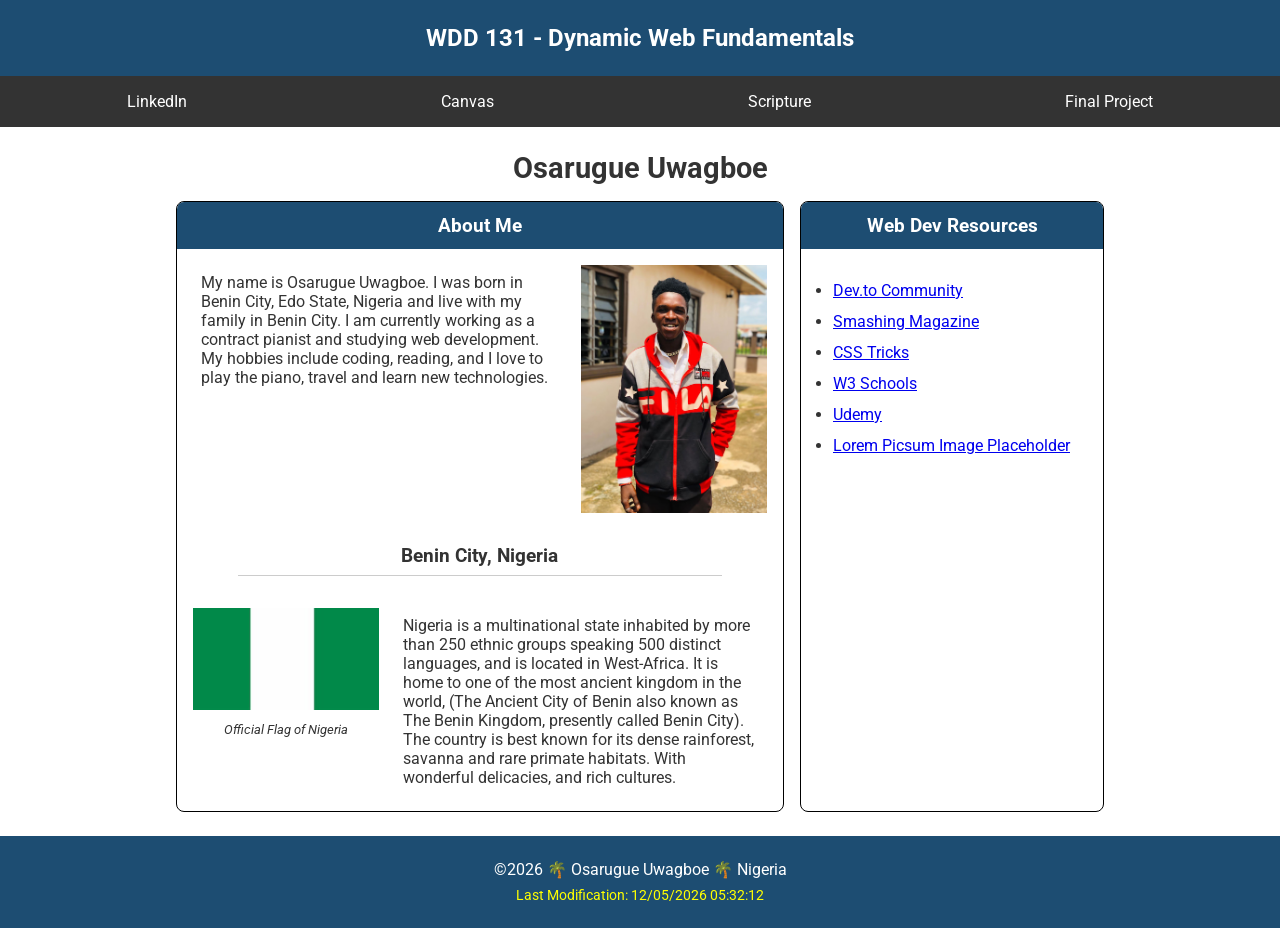
<file: index.html>
<!DOCTYPE html>
<html lang="en">

<head>
    <meta charset="UTF-8">
    <meta name="viewport" content="width=device-width, initial-scale=1.0">
    <title>WDD 131 - Dynamic Web Fundamentals - Osarugue Uwagboe</title>
    <meta name="description"
        content="WDD 131 - Dynamic Web Fundamentals landing page for Your Name. Course assignments, web development resources, and personal portfolio.">
    <meta name="author" content="Osarugue Uwagboe">
    <link rel="preconnect" href="https://fonts.googleapis.com">
    <link rel="preconnect" href="https://fonts.gstatic.com" crossorigin>
    <link href="https://fonts.googleapis.com/css2?family=Roboto:wght@400;700&display=swap" rel="stylesheet">
    <link rel="stylesheet" href="styles/base.css">
    <script src="scripts/getdates.js" defer></script>
</head>

<body>
    <header>
        <span id="course-title">WDD 131 - Dynamic Web Fundamentals</span>
        <nav>
            <ul>
                <li><a href="https://www.linkedin.com/">LinkedIn</a></li>
                <li><a href="https://byupw.instructure.com/">Canvas</a></li>
                <li><a
                        href="https://www.churchofjesuschrist.org/study/scriptures/bofm/1-ne/3?lang=eng&id=p7#p7">Scripture</a>
                </li>
                <li><a href="#">Final Project</a></li>
            </ul>
        </nav>
    </header>

    <main>
        <h1>Osarugue Uwagboe</h1>
        <div class="card-container">
            <section class="card">
                <h2>About Me</h2>
                <div class="about-content">
                    <p>My name is Osarugue Uwagboe. I was born in Benin City, Edo State, Nigeria and live with my family in Benin City. I am currently
                        working as a contract pianist and studying web development. My hobbies include coding, reading, and I
                        love to play the piano, travel and learn new technologies.</p>
                    <img src="images/profile.jpg" alt="Osarugue Uwagboe profile photo" width="200" height="250">
                </div>

                <h3>Benin City, Nigeria</h3>
                <div class="location-content">
                    <figure>
                        <img src="images/flag.jpg" alt="Official flag of Nigeria" width="150" height="100">
                        <figcaption>Official Flag of Nigeria</figcaption>
                    </figure>
                    <p>Nigeria is a multinational state inhabited by more than 250 ethnic groups speaking 500 distinct languages, and is located in West-Africa. It is home to one of the most ancient kingdom in the world, (The Ancient City of Benin also known as The Benin Kingdom, presently called Benin City). The country is best known for its dense rainforest, savanna and rare primate habitats. With wonderful delicacies, and rich cultures.</p>
                </div>
            </section>

            <section class="card">
                <h2>Web Dev Resources</h2>
                <ul>
                    <li><a href="https://dev.to/" target="_blank">Dev.to Community</a></li>
                    <li><a href="https://www.smashingmagazine.com/" target="_blank">Smashing Magazine</a></li>
                    <li><a href="https://css-tricks.com/" target="_blank">CSS Tricks</a></li>
                    <li><a href="https://www.w3schools.com/" target="_blank">W3 Schools</a></li>
                    <li><a href="https://www.udemy.com/" target="_blank">Udemy</a></li>
                    <li><a href="https://picsum.photos/" target="_blank">Lorem Picsum Image Placeholder</a></li>
                </ul>
            </section>
        </div>
    </main>

    <footer>
        <p>&copy;<span id="currentyear"></span> 🌴 Osarugue Uwagboe 🌴 Nigeria</p>
        <p id="lastModified"></p>
    </footer>
</body>

</html>
</file>
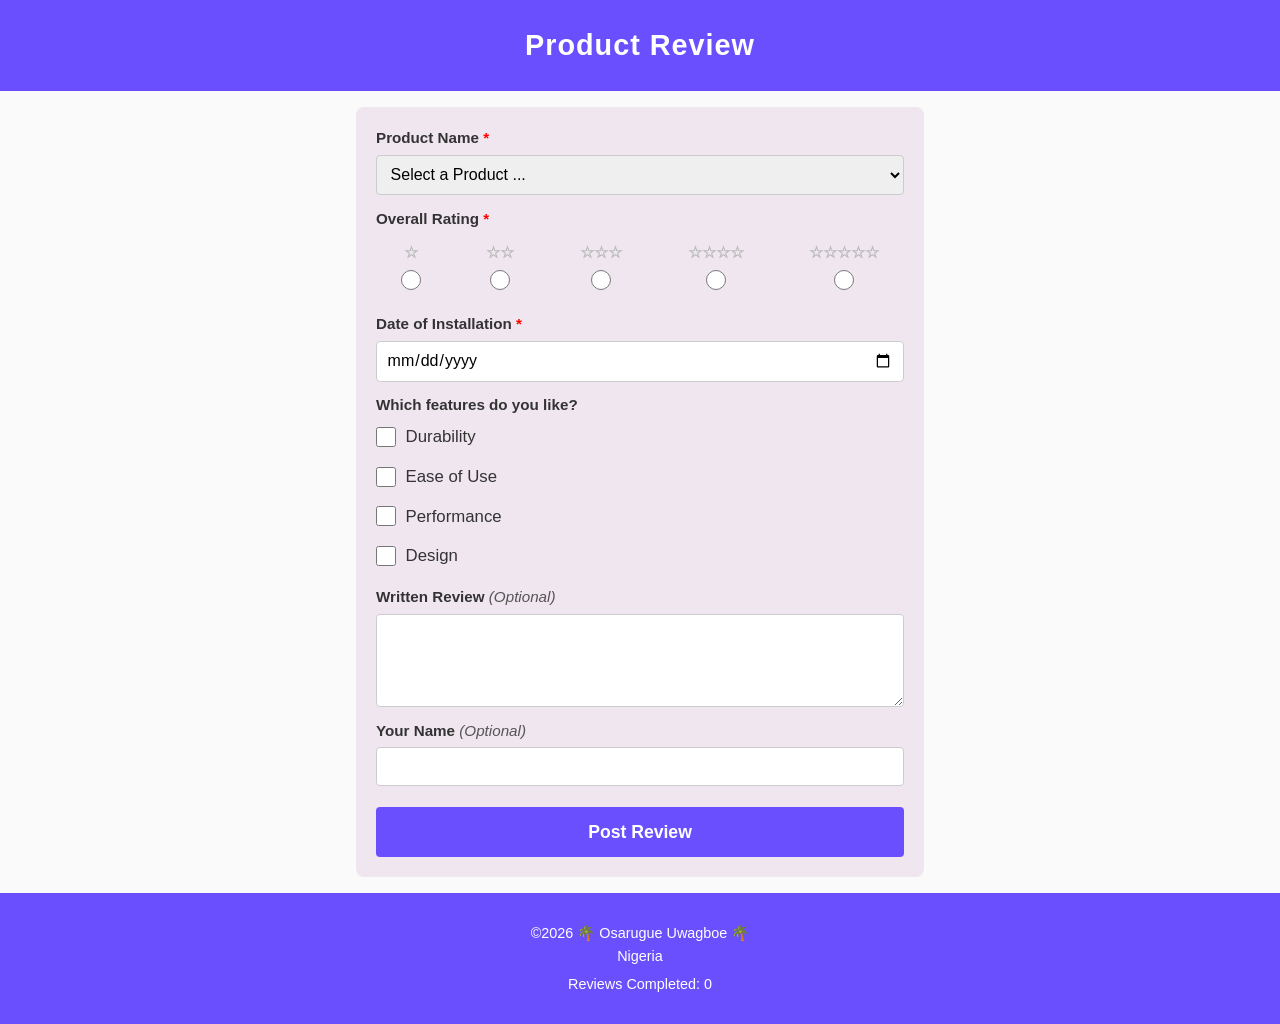
<file: form.html>
<!DOCTYPE html>
<html lang="en">

<head>
    <meta charset="UTF-8">
    <meta name="viewport" content="width=device-width, initial-scale=1.0">
    <meta name="description"
        content="Submit a product review for WDD131. Rate products, add features, and share your feedback.">
    <meta name="author" content="Osarugue Uwagboe">
    <title>Product Review Form | WDD131</title>
    <link rel="stylesheet" href="styles/form.css">
    <link rel="stylesheet" href="styles/form-large.css">
    <script src="scripts/form.js" defer></script>
</head>

<body>
    <header>
        <h1>Product Review</h1>
    </header>

    <main>
        <form method="get" action="review.html">

            <div class="form-group">
                <label for="productName">Product Name <span class="required">*</span></label>
                <select id="productName" name="productName" required>
                    <option value="" disabled selected>Select a Product ...</option>
                </select>
            </div>

            <fieldset>
                <legend>Overall Rating <span class="required">*</span></legend>
                <div class="rating">
                    <label for="rating5">☆☆☆☆☆ <input type="radio" id="rating5" name="rating" value="5" required></label>
                    <label for="rating4">☆☆☆☆ <input type="radio" id="rating4" name="rating" value="4" required></label>
                    <label for="rating3">☆☆☆ <input type="radio" id="rating3" name="rating" value="3" required></label>
                    <label for="rating2">☆☆ <input type="radio" id="rating2" name="rating" value="2" required></label>
                    <label for="rating1">☆ <input type="radio" id="rating1" name="rating" value="1" required></label>
                </div>
            </fieldset>

            <div class="form-group">
                <label for="installDate">Date of Installation <span class="required">*</span></label>
                <input type="date" id="installDate" name="installDate" required>
            </div>

            <fieldset>
                <legend>Which features do you like?</legend>
                <div class="checkbox-group">
                    <input type="checkbox" id="durability" name="features" value="durability">
                    <label for="durability">Durability</label>
                </div>
                <div class="checkbox-group">
                    <input type="checkbox" id="ease" name="features" value="ease">
                    <label for="ease">Ease of Use</label>
                </div>
                <div class="checkbox-group">
                    <input type="checkbox" id="performance" name="features" value="performance">
                    <label for="performance">Performance</label>
                </div>
                <div class="checkbox-group">
                    <input type="checkbox" id="design" name="features" value="design">
                    <label for="design">Design</label>
                </div>
            </fieldset>

            <div class="form-group">
                <label for="writtenReview">Written Review <span class="optional">(Optional)</span></label>
                <textarea id="writtenReview" name="writtenReview" rows="4"></textarea>
            </div>

            <div class="form-group">
                <label for="userName">Your Name <span class="optional">(Optional)</span></label>
                <input type="text" id="userName" name="userName">
            </div>

            <input type="submit" value="Post Review">
        </form>
    </main>

    <footer>
        <p>©2026 🌴 Osarugue Uwagboe 🌴 <br> Nigeria</p>
        <p id="lastModified"></p>
    </footer>
</body>

</html>
</file>
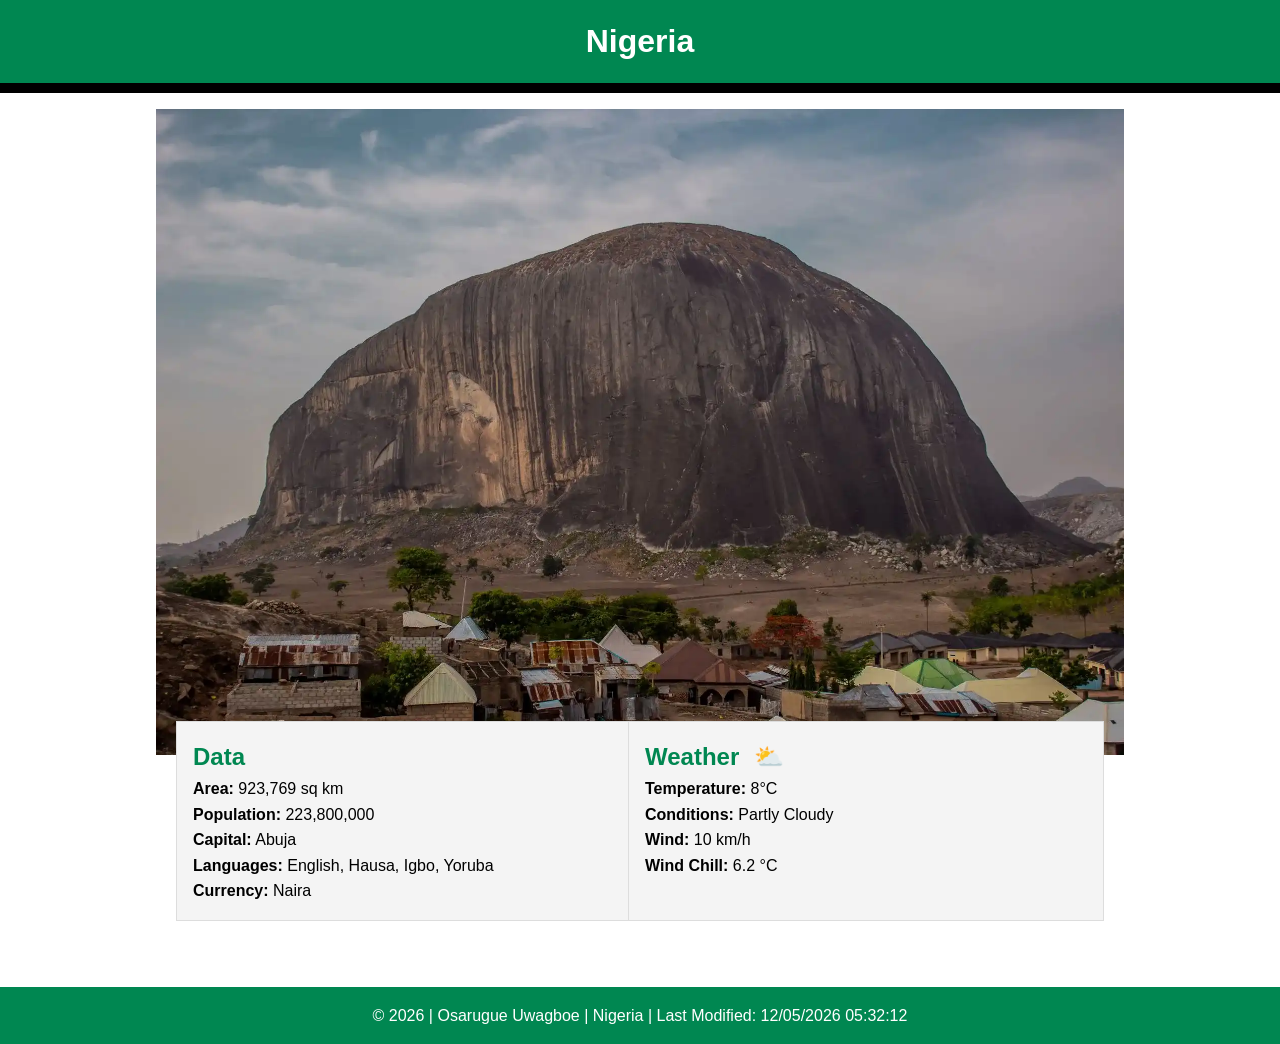
<file: place.html>
<!DOCTYPE html>
<html lang="en">

<head>
    <meta charset="UTF-8">
    <meta name="viewport" content="width=device-width, initial-scale=1.0">
    <title>Nigeria - W03 Assignment</title>
    <meta name="description" content="Learn about Nigeria with facts,culture, and a featured image of Zuma Rock. Explore data and weather for the region.">
    <meta name="author" content="Osarugue Uwagboe">
    <link rel="stylesheet" href="styles/place.css">
    <script src="scripts/place.js" defer></script>
</head>

<body>
    <header>
        <h1>Nigeria</h1>
    </header>

    <main>
        <div class="hero">
            <picture>
                <source srcset="images/nigeria-large.webp" media="(min-width: 1000px)">
                <source srcset="images/nigeria-medium.webp" media="(min-width: 500px)">
                <img src="images/nigeria-small.webp" alt="Zuma Rock in Nigeria">
            </picture>
        </div>

        <section class="data">
            <h2>Data</h2>
            <p><strong>Area:</strong> 923,769 sq km</p>
            <p><strong>Population:</strong> 223,800,000</p>
            <p><strong>Capital:</strong> Abuja</p>
            <p><strong>Languages:</strong> English, Hausa, Igbo, Yoruba</p>
            <p><strong>Currency:</strong> Naira</p>
        </section>

        <section class="weather">
            <h2>Weather <img class="weather-icon-mobile" src="images/cloudy.svg" alt="weather icon"></h2>
            <p><strong>Temperature:</strong> <span id="temp">8</span>°C</p>
            <p><strong>Conditions:</strong> Partly Cloudy</p>
            <p><strong>Wind:</strong> <span id="wind">10</span> km/h</p>
            <p><strong>Wind Chill:</strong> <span id="windchill"></span></p>
        </section>
    </main>

    <footer>
        <p>© <span id="currentyear"></span> | Osarugue Uwagboe | Nigeria | Last Modified: <span id="lastmodified"></span></p>
    </footer>
</body>

</html>
</file>
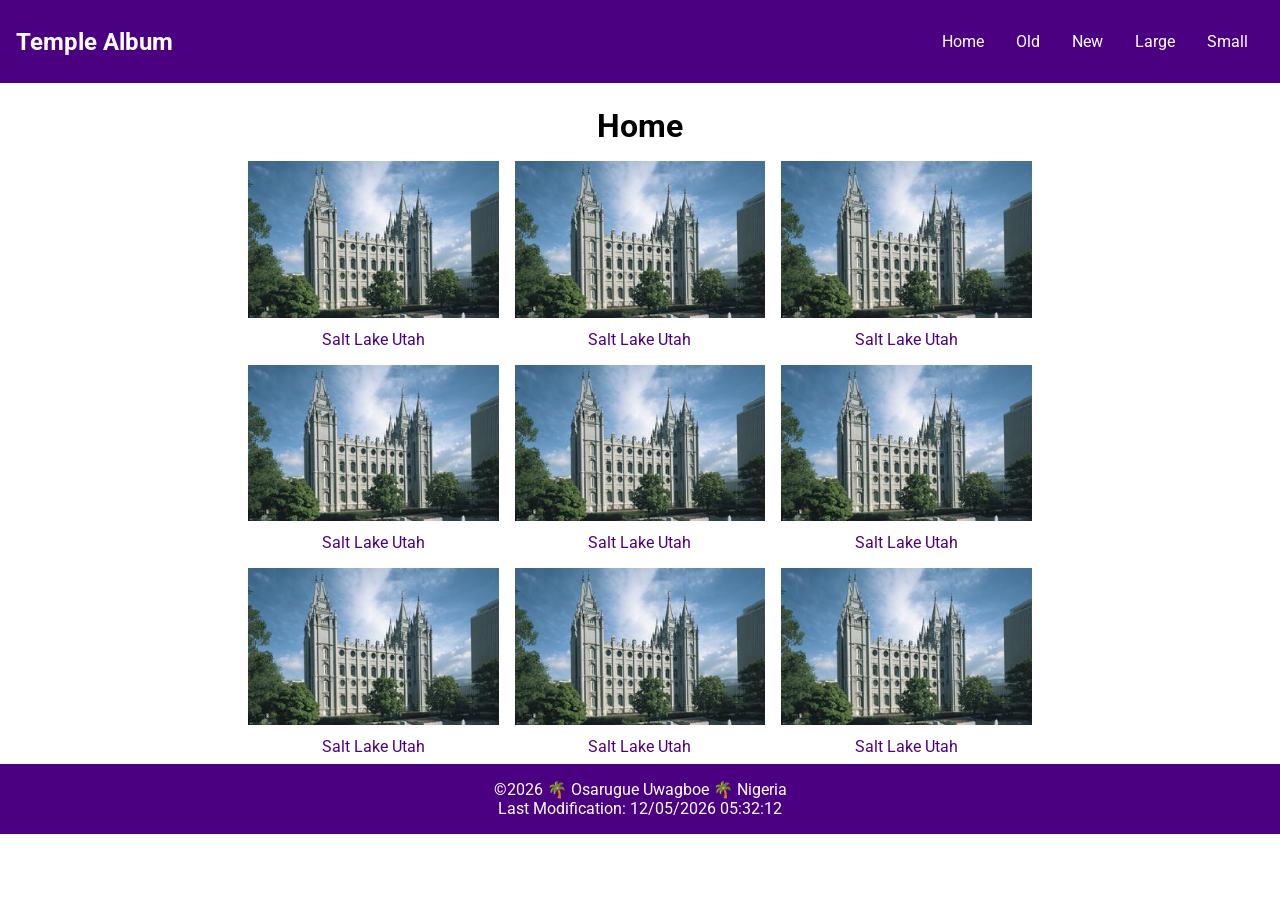
<file: temples.html>
<!DOCTYPE html>
<html lang="en-US">
<head>
    <meta charset="UTF-8">
    <meta name="viewport" content="width=device-width, initial-scale=1.0">
    <title>Temple Album</title>
    <meta name="description" content="WDD 131 Temple Album page. Interactive gallery of LDS temples using responsive CSS Grid and JavaScript hamburger menu.">
    <meta name="author" content="Osarugue Uwagboe">

    <link rel="preconnect" href="https://fonts.googleapis.com">
    <link rel="preconnect" href="https://fonts.gstatic.com" crossorigin>
    <link href="https://fonts.googleapis.com/css2?family=Roboto:wght@400;700&display=swap" rel="stylesheet">

    <link rel="stylesheet" href="styles/temples.css">
    <link rel="stylesheet" href="styles/temples-large.css">

    <script src="scripts/temples.js" defer></script>
</head>
<body>
    <header>
        <div class="logo">Temple Album</div>
        <button id="menu" aria-label="Toggle navigation menu">☰</button>
        <nav class="navigation">
            <a href="#">Home</a>
            <a href="#">Old</a>
            <a href="#">New</a>
            <a href="#">Large</a>
            <a href="#">Small</a>
        </nav>
    </header>
    
    <main>
        <h1>Home</h1>
        <div class="container">
            <figure>
                <img src="images/salt-lake-temple.jpg" alt="Salt Lake Utah Temple">
                <figcaption>Salt Lake Utah</figcaption>
            </figure>
            <figure>
                <img src="images/salt-lake-temple.jpg" alt="Salt Lake Utah Temple">
                <figcaption>Salt Lake Utah</figcaption>
            </figure>
            <figure>
                <img src="images/salt-lake-temple.jpg" alt="Salt Lake Utah Temple">
                <figcaption>Salt Lake Utah</figcaption>
            </figure>
            <figure>
                <img src="images/salt-lake-temple.jpg" alt="Salt Lake Utah Temple">
                <figcaption>Salt Lake Utah</figcaption>
            </figure>
            <figure>
                <img src="images/salt-lake-temple.jpg" alt="Salt Lake Utah Temple">
                <figcaption>Salt Lake Utah</figcaption>
            </figure>
            <figure>
                <img src="images/salt-lake-temple.jpg" alt="Salt Lake Utah Temple">
                <figcaption>Salt Lake Utah</figcaption>
            </figure>
            <figure>
                <img src="images/salt-lake-temple.jpg" alt="Salt Lake Utah Temple">
                <figcaption>Salt Lake Utah</figcaption>
            </figure>
            <figure>
                <img src="images/salt-lake-temple.jpg" alt="Salt Lake Utah Temple">
                <figcaption>Salt Lake Utah</figcaption>
            </figure>
            <figure>
                <img src="images/salt-lake-temple.jpg" alt="Salt Lake Utah Temple">
                <figcaption>Salt Lake Utah</figcaption>
            </figure>
        </div>
    </main>
    
    <footer>
        <p>&copy;<span id="currentyear"></span> 🌴 Osarugue Uwagboe 🌴 Nigeria</p>
        <p id="lastModified"></p>
    </footer>
</body>
</html>
</file>
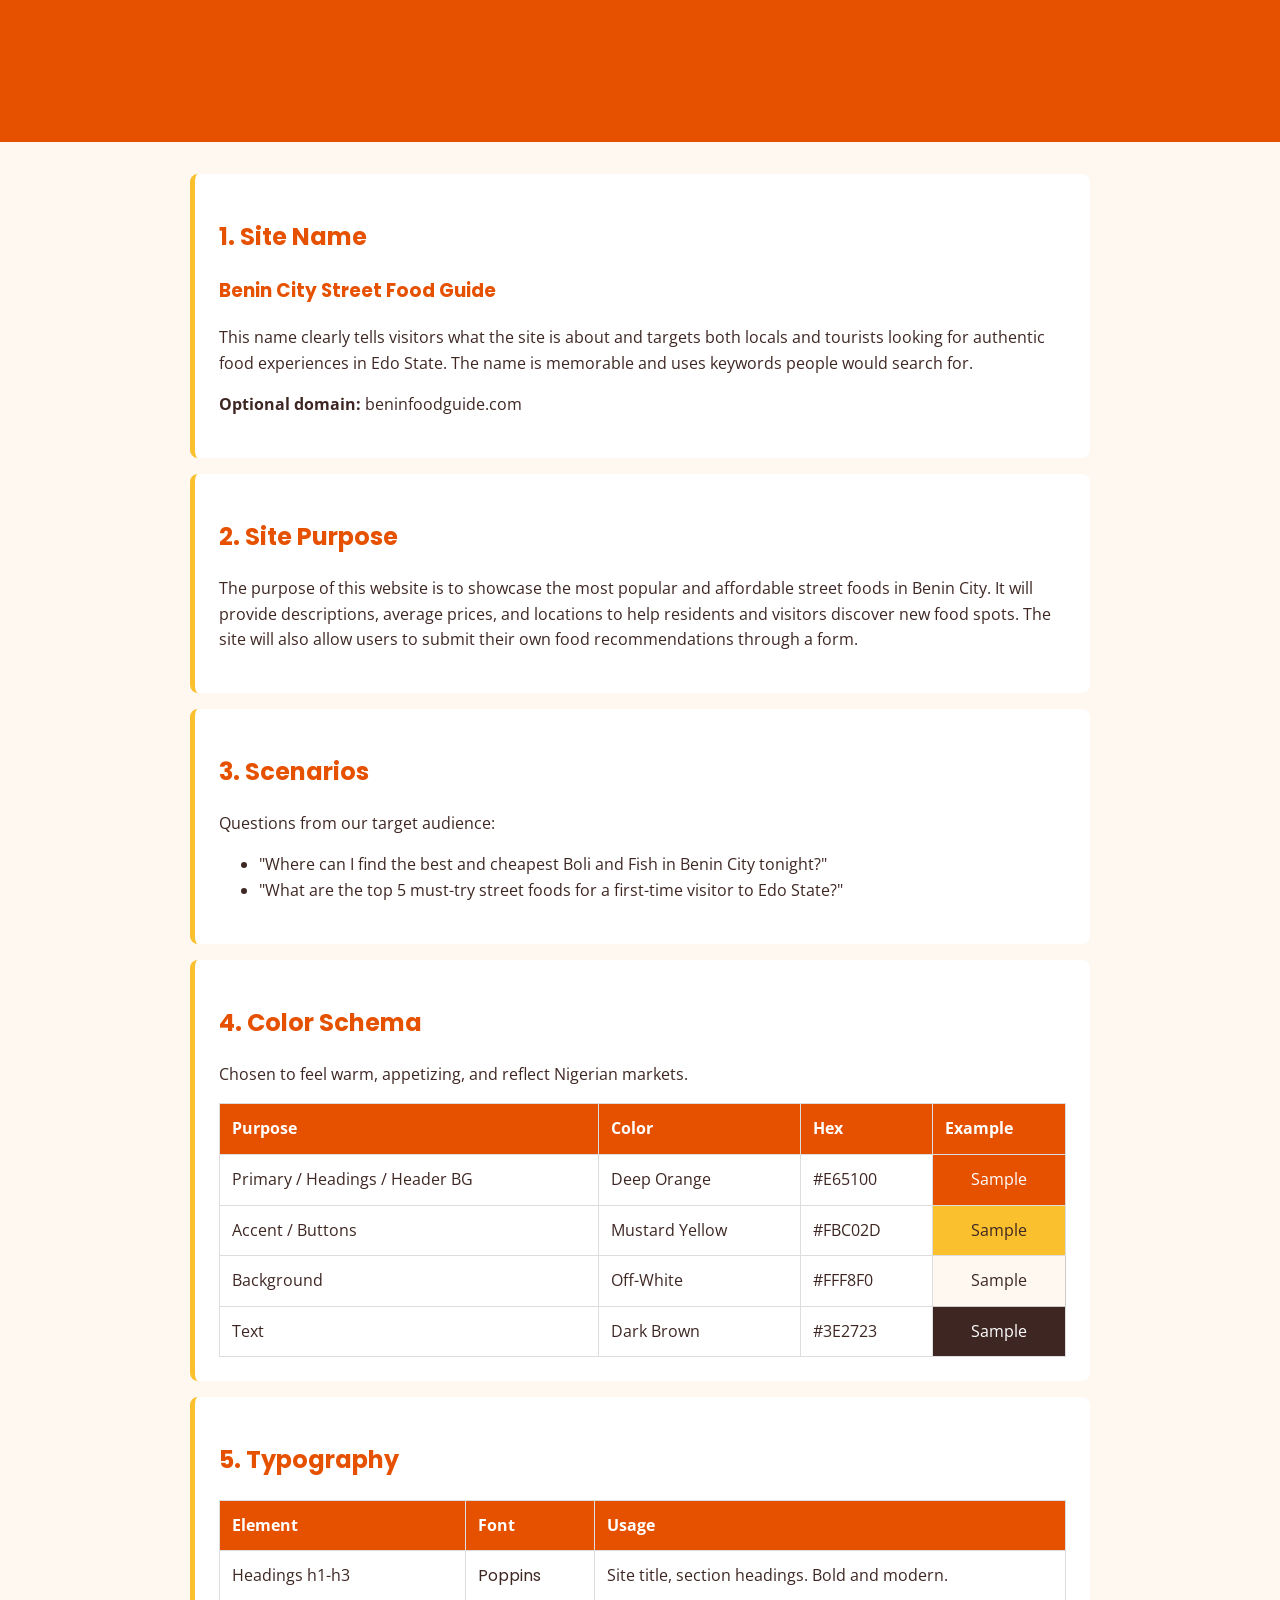
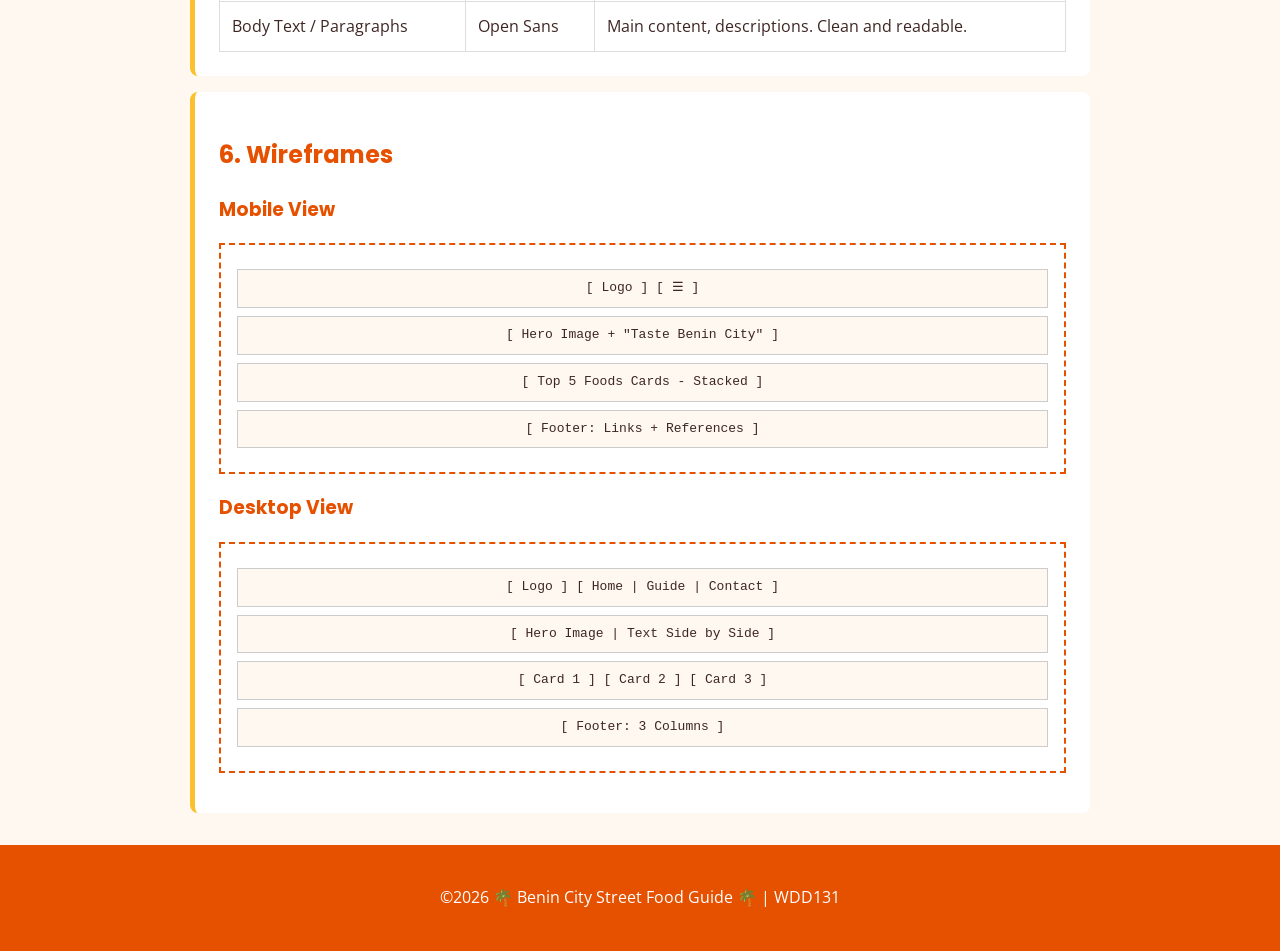
<file: project/siteplan.html>
<!DOCTYPE html>
<html lang="en">

<head>
    <meta charset="UTF-8">
    <meta name="viewport" content="width=device-width, initial-scale=1.0">
    <meta name="description" content="Site plan for Benin City Street Food Guide. Purpose, audience, colors, typography, and wireframes for the WDD131 project.">
    <meta name="author" content="Osarugue Uwagboe">
    <title>W05 Site Plan - Benin City Street Food Guide</title>
    <link rel="preconnect" href="https://fonts.googleapis.com">
    <link rel="preconnect" href="https://fonts.gstatic.com" crossorigin>
    <link href="https://fonts.googleapis.com/css2?family=Open+Sans&family=Poppins:wght@600;700&display=swap" rel="stylesheet">
    <link rel="stylesheet" href="styles/siteplan.css">
</head>

<body>
    <header>
        <h1>Benin City Street Food Guide - Site Plan</h1>
    </header>

    <main>
        <!-- SITE NAME -->
        <section>
            <h2>1. Site Name</h2>
            <h3>Benin City Street Food Guide</h3>
            <p>This name clearly tells visitors what the site is about and targets both locals and tourists looking for
                authentic food experiences in Edo State. The name is memorable and uses keywords people would search
                for.</p>
            <p><strong>Optional domain:</strong> beninfoodguide.com</p>
        </section>

        <!-- SITE PURPOSE -->
        <section>
            <h2>2. Site Purpose</h2>
            <p>The purpose of this website is to showcase the most popular and affordable street foods in Benin City. It
                will provide descriptions, average prices, and locations to help residents and visitors discover new
                food spots. The site will also allow users to submit their own food recommendations through a form.</p>
        </section>

        <!-- SCENARIOS -->
        <section>
            <h2>3. Scenarios</h2>
            <p>Questions from our target audience:</p>
            <ul>
                <li>"Where can I find the best and cheapest Boli and Fish in Benin City tonight?"</li>
                <li>"What are the top 5 must-try street foods for a first-time visitor to Edo State?"</li>
            </ul>
        </section>

        <!-- COLOR SCHEMA -->
        <section>
            <h2>4. Color Schema</h2>
            <p>Chosen to feel warm, appetizing, and reflect Nigerian markets.</p>
            <table>
                <tr>
                    <th>Purpose</th>
                    <th>Color</th>
                    <th>Hex</th>
                    <th>Example</th>
                </tr>
                <tr>
                    <td>Primary / Headings / Header BG</td>
                    <td>Deep Orange</td>
                    <td>#E65100</td>
                    <td class="color-sample primary">Sample</td>
                </tr>
                <tr>
                    <td>Accent / Buttons</td>
                    <td>Mustard Yellow</td>
                    <td>#FBC02D</td>
                    <td class="color-sample accent">Sample</td>
                </tr>
                <tr>
                    <td>Background</td>
                    <td>Off-White</td>
                    <td>#FFF8F0</td>
                    <td class="color-sample bg">Sample</td>
                </tr>
                <tr>
                    <td>Text</td>
                    <td>Dark Brown</td>
                    <td>#3E2723</td>
                    <td class="color-sample text">Sample</td>
                </tr>
            </table>
        </section>

        <!-- TYPOGRAPHY -->
        <section>
            <h2>5. Typography</h2>
            <table>
                <tr>
                    <th>Element</th>
                    <th>Font</th>
                    <th>Usage</th>
                </tr>
                <tr>
                    <td>Headings h1-h3</td>
                    <td class="poppins">Poppins</td>
                    <td>Site title, section headings. Bold and modern.</td>
                </tr>
                <tr>
                    <td>Body Text / Paragraphs</td>
                    <td class="opensans">Open Sans</td>
                    <td>Main content, descriptions. Clean and readable.</td>
                </tr>
            </table>
        </section>

        <!-- WIREFRAMES -->
        <section>
            <h2>6. Wireframes</h2>

            <h3>Mobile View</h3>
            <div class="wireframe">
                <div>[ Logo ] [ ☰ ]</div>
                <div>[ Hero Image + "Taste Benin City" ]</div>
                <div>[ Top 5 Foods Cards - Stacked ]</div>
                <div>[ Footer: Links + References ]</div>
            </div>

            <h3>Desktop View</h3>
            <div class="wireframe">
                <div>[ Logo ] [ Home | Guide | Contact ]</div>
                <div>[ Hero Image | Text Side by Side ]</div>
                <div>[ Card 1 ] [ Card 2 ] [ Card 3 ]</div>
                <div>[ Footer: 3 Columns ]</div>
            </div>
        </section>
    </main>

    <footer>
        <p>©2026 🌴 Benin City Street Food Guide 🌴 | WDD131</p>
    </footer>
</body>

</html>
</file>
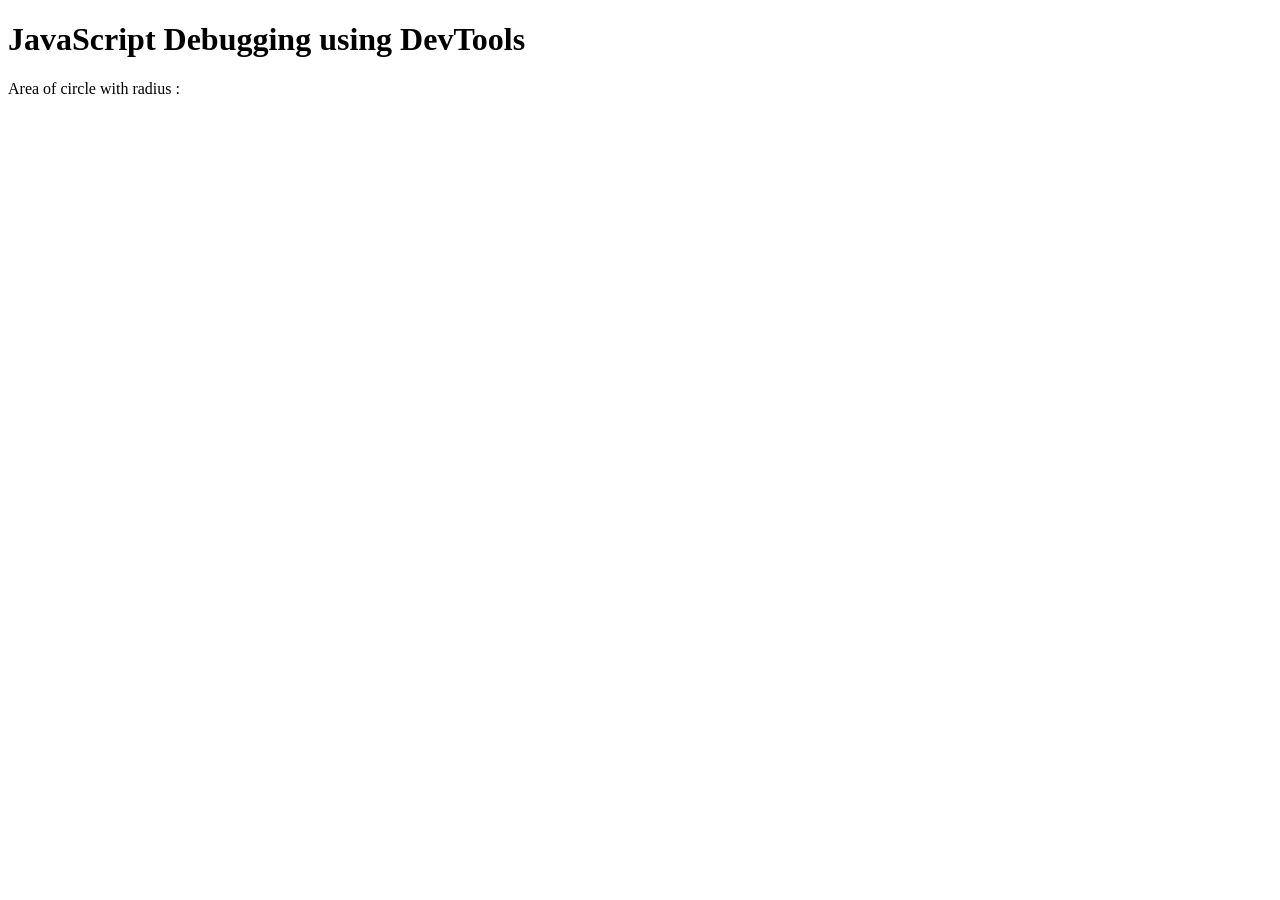
<file: week 02/debugging.html>
<!DOCTYPE html>
<html lang="en">
<head>
    <meta charset="UTF-8">
    <meta name="viewport" content="width=device-width, initial-scale=1.0">
    <title>Document</title>
    <script src="scripts/debugging.js" defer></script>
</head>
<body>
    <h1>JavaScript Debugging using DevTools</h1>
    <p>Area of circle with radius <span id="radius">:</span> <span id="area"></span></p>
</body>
</html>
</file>
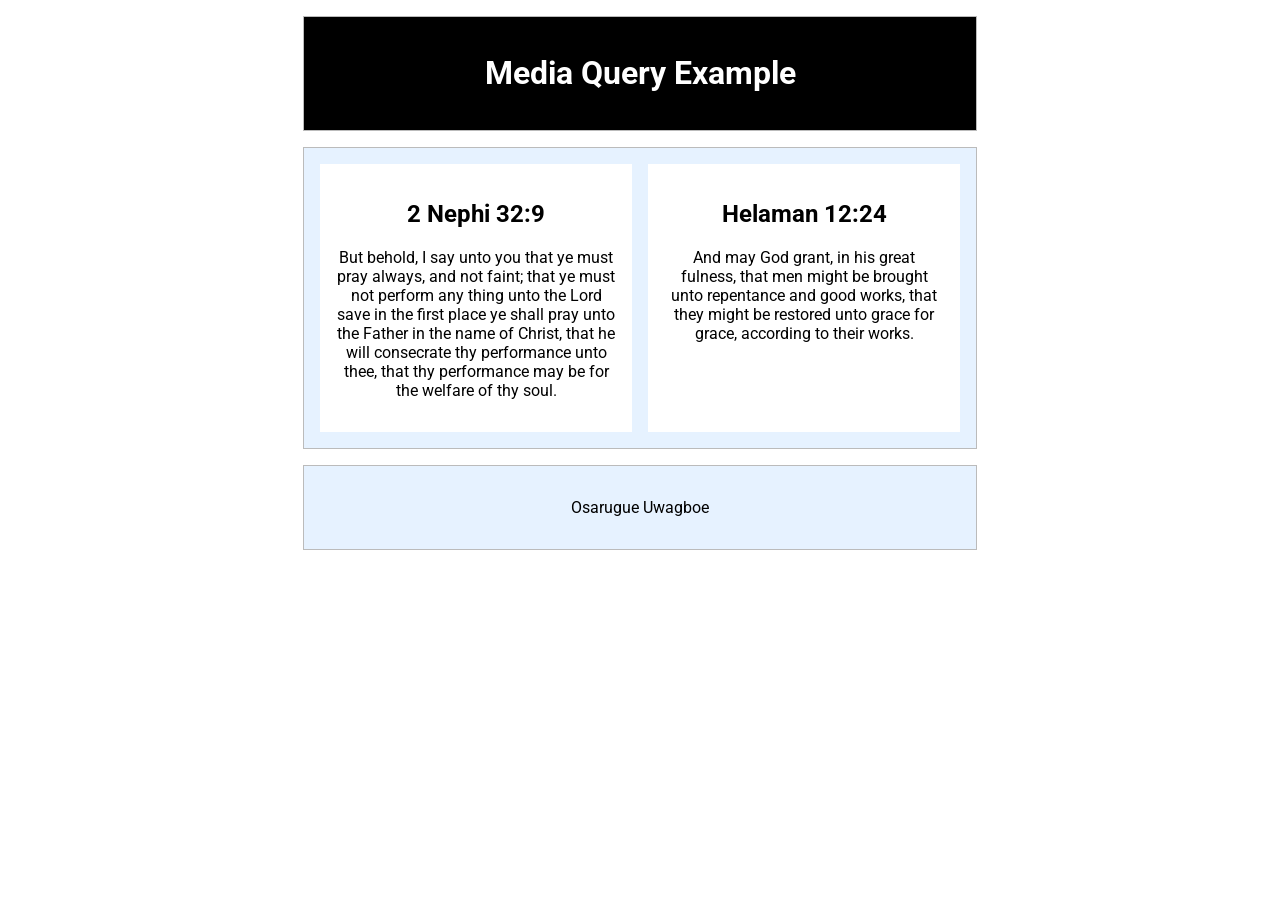
<file: week 02/media-query.html>
<!DOCTYPE html>
<html lang="en">
<head>
    <meta charset="UTF-8">
    <meta name="viewport" content="width=device-width, initial-scale=1.0">
    <title>WDD 131 - Media Query Example</title>
    <meta name="description" content="Media query learning activity example page.">
    <meta name="author" content="Osarugue Uwagboe">
    <link rel="preconnect" href="https://fonts.googleapis.com">
    <link rel="preconnect" href="https://fonts.gstatic.com" crossorigin>
    <link href="https://fonts.googleapis.com/css2?family=Roboto&display=swap" rel="stylesheet">
    <link rel="stylesheet" href="styles/media-query.css">
    <link rel="stylesheet" href="styles/media-query-large.css">
</head>
<body>
    <header>
        <h1>Media Query Example</h1>
    </header>
    <main>
        <section>
            <h2>2 Nephi 32:9</h2>
            <p>But behold, I say unto you that ye must pray always, and not faint; that ye must not perform any thing unto the Lord save in the first place ye shall pray unto the Father in the name of Christ, that he will consecrate thy performance unto thee, that thy performance may be for the welfare of thy soul.</p>
        </section>
        <section>
            <h2>Helaman 12:24</h2>
            <p>And may God grant, in his great fulness, that men might be brought unto repentance and good works, that they might be restored unto grace for grace, according to their works.</p>
        </section>
    </main>
    <footer>
        <p>Osarugue Uwagboe</p>
    </footer>
</body>
</html>
</file>
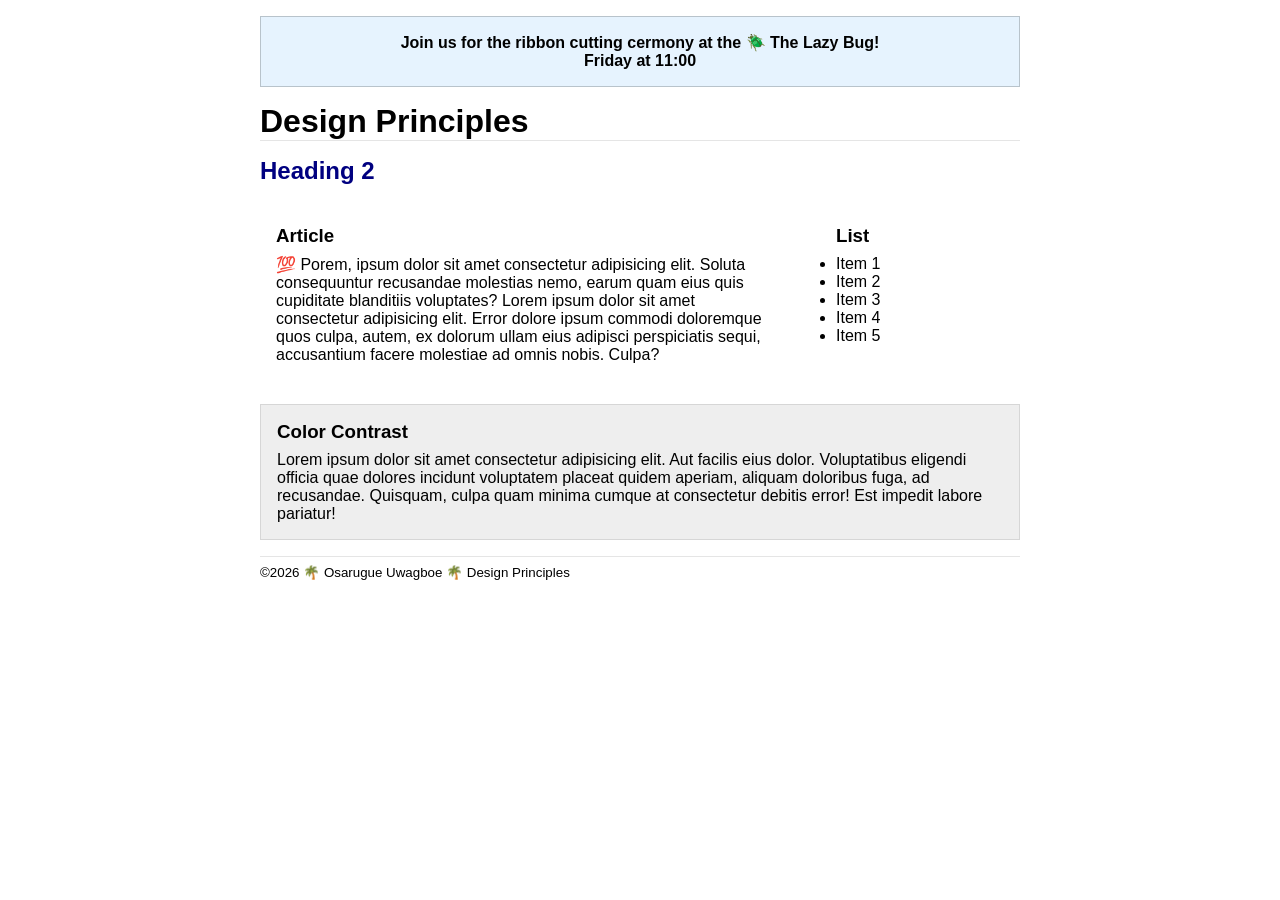
<file: week 03/design.html>
<!DOCTYPE html>
<html lang="en">
<head>
    <meta charset="UTF-8">
    <meta name="viewport" content="width=device-width, initial-scale=1.0">
    <title>Design Principles</title>
    <link rel="stylesheet" href="styles/design.css">
</head>
<body>
    <header>
        <div class="banner">Join us for the ribbon cutting cermony at the 🪲 The Lazy Bug!<br>Friday at 11:00</div>
        <h1>Design Principles</h1>
    </header>
    <main>
        <h2>Heading 2</h2>
        <section>
            <h3>Article</h3>
            <article>
                <p>💯 Porem, ipsum dolor sit amet consectetur adipisicing elit. Soluta consequuntur recusandae molestias
                    nemo, earum quam eius quis cupiditate blanditiis voluptates? Lorem ipsum dolor sit amet consectetur
                    adipisicing elit. Error dolore ipsum commodi doloremque quos culpa, autem, ex dolorum ullam eius
                    adipisci perspiciatis sequi, accusantium facere molestiae ad omnis nobis. Culpa?</p>
            </article>
        </section>
        <section>
            <h3>List</h3>
            <ul>
                <li>Item 1</li>
                <li>Item 2</li>
                <li>Item 3</li>
                <li>Item 4</li>
                <li>Item 5</li>
            </ul>
        </section>
        <div class="callout">
            <h3>Color Contrast</h3>
            <p>Lorem ipsum dolor sit amet consectetur adipisicing elit. Aut facilis eius dolor. Voluptatibus eligendi
                officia quae dolores incidunt voluptatem placeat quidem aperiam, aliquam doloribus fuga, ad recusandae.
                Quisquam, culpa quam minima cumque at consectetur debitis error! Est impedit labore pariatur!</p>
        </div>
    </main>
    <footer>
        <p>©2026 🌴 Osarugue Uwagboe 🌴 Design Principles</p>
    </footer>
</body>
</html>
</file>
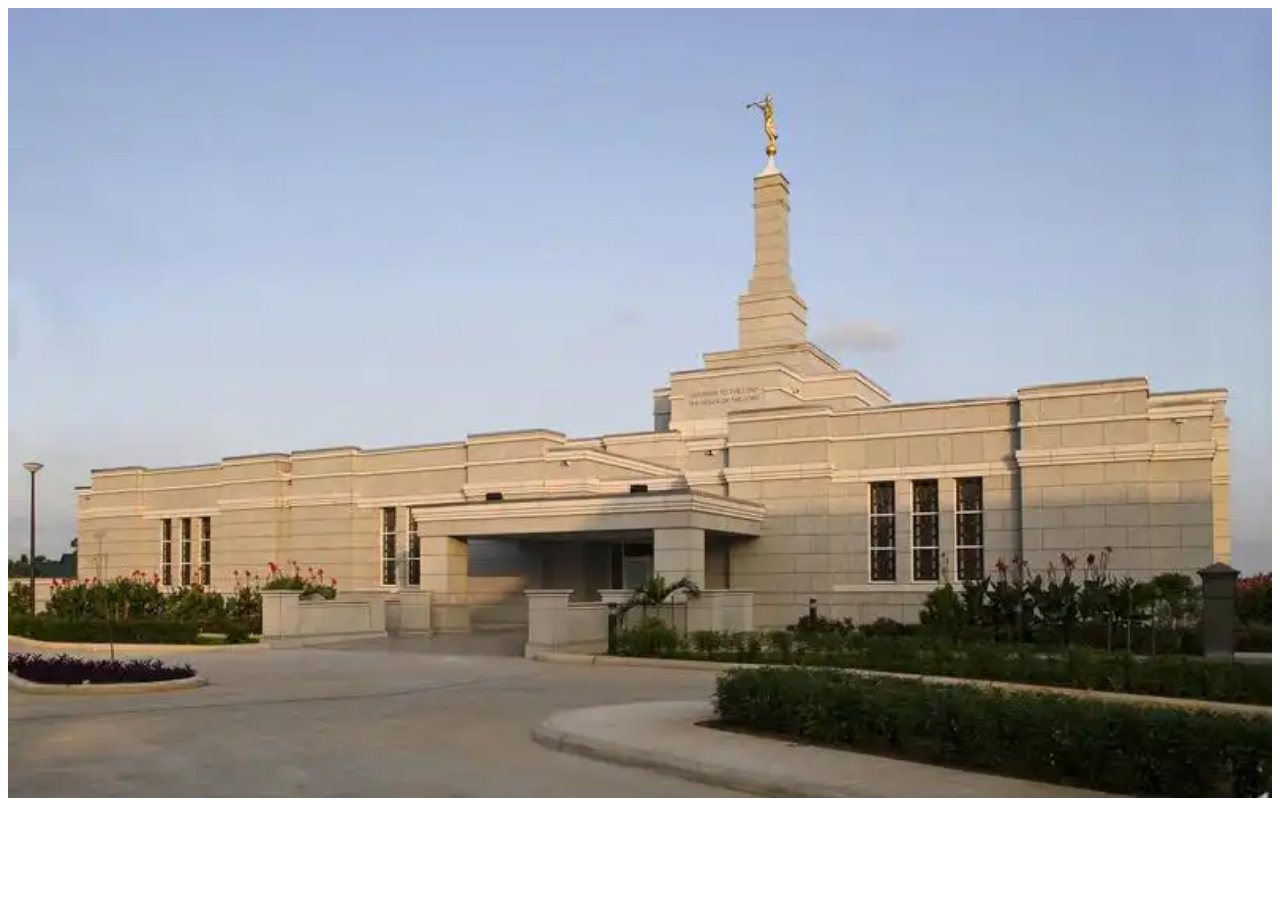
<file: week 03/responsive-images.html>
<!DOCTYPE html>
<html lang="en">
<head>
    <meta charset="UTF-8">
    <meta name="viewport" content="width=device-width, initial-scale=1.0">
    <title>Responsive Images</title>
    <link rel="stylesheet" href="styles/responsive-images.css">
</head>
<body>
    <main>
        <div class="hero">
            <picture>
                <source media="(min-width: 1000px)" srcset="images/aba-temple-large.webp">
                <source media="(min-width: 500px)" srcset="aba-temple-medium.webp">
                <img src="images/aba-tempe-small.webp" alt="Aba Nigeria Temple" width="500" height="250">
            </picture>
        </div>
    </main>
</body>
</html>
</file>
<file: styles/base.css>
:root {
    --primary-color: #1d4d72;
    --secondary-color: white;
    --accent1-color: #ccc;
}

* {
    margin: 0;
    padding: 0;
    box-sizing: border-box;
}

body {
    font-family: 'Roboto', Arial, sans-serif;
    color: #333;
}

header {
    background-color: var(--primary-color);
    color: var(--secondary-color);
    text-align: center;
}

#course-title {
    display: block;
    padding: 1.5rem;
    font-size: 1.5rem;
    font-weight: 700;
}

nav {
    background-color: #333333;
}

nav ul {
    display: flex;
    justify-content: space-around;
    list-style: none;
}

nav a {
    display: block;
    color: var(--secondary-color);
    text-decoration: none;
    padding: 1rem;
    font-size: 1rem;
    text-align: center;
}

nav a:hover {
    background-color: #555;
    font-weight: 700;
    text-decoration: overline;
}

main {
    max-width: 960px;
    margin: 1.5rem auto;
    padding: 0 1rem;
}

main h1 {
    text-align: center;
    margin-bottom: 1rem;
    font-size: 1.8rem;
}

.card-container {
    display: grid;
    grid-template-columns: 2fr 1fr;
    gap: 1rem;
}

.card {
    border: 1px solid black;
    border-radius: 8px;
    overflow: hidden;
}

.card h2 {
    background-color: #1d4d72;
    color: var(--secondary-color);
    text-align: center;
    padding: 0.75rem;
    font-size: 1.2rem;
}

.card h3 {
    text-align: center;
    border-bottom: 1px solid var(--accent1-color);
    width: 80%;
    margin: 1rem auto;
    padding-bottom: 0.5rem;
}

.about-content,
.location-content {
    display: grid;
    gap: 1rem;
    padding: 1rem;
    align-items: start;
}

.about-content {
    grid-template-columns: 2fr 1fr;
}

.location-content {
    grid-template-columns: 1fr 2fr;
}

.card img {
    width: 100%;
    height: auto;
}

.card p {
    padding: 0.5rem;
}

figure {
    text-align: center;
}

figcaption {
    font-size: 0.8rem;
    font-style: italic;
    padding-top: 0.5rem;
}

.card ul {
    padding: 2rem;
}

.card li {
    margin-bottom: 0.75rem;
}

footer {
    background-color: var(--primary-color);
    color: var(--secondary-color);
    text-align: center;
    padding: 1.5rem;
}

#lastModified {
    color: #ffff00;
    font-size: 0.9rem;
    margin-top: 0.5rem;
}

/* Mobile Responsive */
@media (max-width: 700px) {
    nav ul {
        flex-direction: column;
    }

    .card-container {
        grid-template-columns: 1fr;
    }

    .about-content,
    .location-content {
        grid-template-columns: 1fr;
    }

    .card img {
        max-width: 200px;
        margin: 0 auto;
    }
}
</file>
<file: styles/form.css>
:root {
    --primary: #6a4fff;
    --secondary: #f0e6f0;
    --light: #ffffff;
    --text: #333;
    --border: #cccccc;
    --muted: #555;
    --bg: #fafafa;
    --hover: #2a1228;
}

* {
    box-sizing: border-box;
    margin: 0;
    padding: 0;
}

body {
    font-family: Arial, Helvetica, sans-serif;
    color: var(--text);
    line-height: 1.5;
    background-color: var(--bg);
}

header,
footer {
    background-color: var(--primary);
    color: var(--light);
    text-align: center;
    padding: 1.5rem 1rem;
}

header h1 {
    margin: 0;
    font-size: 1.8rem;
    letter-spacing: 1px;
}

footer {
    font-size: 0.9rem;
    line-height: 1.6;
}

footer p {
    margin: 0.3rem 0;
}

main {
    padding: 1rem;
    max-width: 600px;
    margin: 0 auto;
}

form {
    background-color: var(--secondary);
    padding: 1.25rem;
    border-radius: 8px;
    display: flex;
    flex-direction: column;
    gap: 0.8rem;
}

.form-group {
    display: flex;
    flex-direction: column;
    gap: 0.15rem;
}

label,
legend {
    font-weight: 700;
    display: block;
    margin-bottom: 0.15rem;
    font-size: 0.95rem;
}

.optional {
    font-weight: 400;
    font-style: italic;
    color: var(--muted);
}

input[type="text"],
input[type="date"],
select,
textarea {
    width: 100%;
    padding: 0.6rem;
    border: 1px solid var(--border);
    border-radius: 4px;
    font-size: 1rem;
    font-family: inherit;
}

fieldset {
    border: none;
    padding: 0;
    margin: 0;
    display: flex;
    flex-direction: column;
    gap: 0.3rem;
}

/* RATING STARS - BOLD + WORKING */
.rating {
    display: flex;
    justify-content: space-around;
    gap: 1rem;
    flex-direction: row-reverse;
    padding: 0.5rem 0;
}

.rating label {
    display: flex;
    flex-direction: column;
    align-items: center;
    gap: 0.3rem;
    font-size: 1rem;
    font-weight: 900;
    color: #bbbbbb;
    cursor: pointer;
    transition: color 0.2s;
}

.rating input[type="radio"] {
    width: 20px;
    height: 20px;
    accent-color: var(--primary);
    cursor: pointer;
}

/* Gold on hover */
.rating label:hover,
.rating label:hover~label {
    color: gold;
}

/* Gold when selected */
.rating:has(input:checked) label {
    color: #bbbbbb;
}

.rating:has(input:checked) label:has(input:checked),
.rating:has(input:checked) label:has(input:checked)~label {
    color: gold;
}

/* Checkboxes */
.checkbox-group {
    display: flex;
    align-items: center;
    gap: 0.6rem;
    margin: 0.3rem 0;
}

.checkbox-group label {
    font-weight: 400;
    font-size: 1.05rem;
    cursor: pointer;
    margin: 0;
}

.checkbox-group input[type="checkbox"] {
    width: 20px;
    height: 20px;
    accent-color: var(--primary);
    cursor: pointer;
}

/* Submit Button */
input[type="submit"] {
    background-color: var(--primary);
    color: var(--light);
    padding: 0.9rem;
    border: none;
    border-radius: 4px;
    font-size: 1.1rem;
    font-weight: bold;
    cursor: pointer;
    width: 100%;
    margin-top: 0.5rem;
    transition: background 0.2s;
}

input[type="submit"]:hover {
    background-color: var(--hover);
}

.required {
    color: red;
    font-weight: bold;
}
</file>
<file: styles/form-large.css>
@media screen and (min-width: 640px) {
    header h1 {
        font-size: 2.2rem;
    }

    footer {
        font-size: 1rem;
    }

    main {
        max-width: 700px;
        margin: 2rem auto;
    }

    form {
        padding: 2rem;
        gap: 1rem;
    }
}:root {
    --primary: #6a4fff;
    --secondary: #f0e6f0;
    --light: #ffffff;
    --text: #333;
    --border: #cccccc;
    --muted: #555;
    --bg: #fafafa;
    --hover: #2a1228;
}

* {
    box-sizing: border-box;
    margin: 0;
    padding: 0;
}

body {
    font-family: Arial, Helvetica, sans-serif;
    color: var(--text);
    line-height: 1.5;
    background-color: var(--bg);
}

header,
footer {
    background-color: var(--primary);
    color: var(--light);
    text-align: center;
    padding: 1.5rem 1rem;
}

header h1 {
    margin: 0;
    font-size: 1.8rem;
    letter-spacing: 1px;
}

footer {
    font-size: 0.9rem;
    line-height: 1.6;
}

footer p {
    margin: 0.3rem 0;
}

main {
    padding: 1rem;
    max-width: 600px;
    margin: 0 auto;
}

form {
    background-color: var(--secondary);
    padding: 1.25rem;
    border-radius: 8px;
    display: flex;
    flex-direction: column;
    gap: 0.8rem;
}

.form-group {
    display: flex;
    flex-direction: column;
    gap: 0.15rem;
}

label,
legend {
    font-weight: 700;
    display: block;
    margin-bottom: 0.15rem;
    font-size: 0.95rem;
}

.optional {
    font-weight: 400;
    font-style: italic;
    color: var(--muted);
}

input[type="text"],
input[type="date"],
select,
textarea {
    width: 100%;
    padding: 0.6rem;
    border: 1px solid var(--border);
    border-radius: 4px;
    font-size: 1rem;
    font-family: inherit;
}

fieldset {
    border: none;
    padding: 0;
    margin: 0;
    display: flex;
    flex-direction: column;
    gap: 0.3rem;
}

/* RATING STARS - BOLD + WORKING */
.rating {
    display: flex;
    justify-content: space-around;
    gap: 1rem;
    flex-direction: row-reverse;
    padding: 0.5rem 0;
}

.rating label {
    display: flex;
    flex-direction: column;
    align-items: center;
    gap: 0.3rem;
    font-size: 1rem;
    font-weight: 900;
    color: #bbbbbb;
    cursor: pointer;
    transition: color 0.2s;
}

.rating input[type="radio"] {
    width: 20px;
    height: 20px;
    accent-color: var(--primary);
    cursor: pointer;
}

/* Gold on hover */
.rating label:hover,
.rating label:hover~label {
    color: gold;
}

/* Gold when selected */
.rating:has(input:checked) label {
    color: #bbbbbb;
}

.rating:has(input:checked) label:has(input:checked),
.rating:has(input:checked) label:has(input:checked)~label {
    color: gold;
}

/* Checkboxes */
.checkbox-group {
    display: flex;
    align-items: center;
    gap: 0.6rem;
    margin: 0.3rem 0;
}

.checkbox-group label {
    font-weight: 400;
    font-size: 1.05rem;
    cursor: pointer;
    margin: 0;
}

.checkbox-group input[type="checkbox"] {
    width: 20px;
    height: 20px;
    accent-color: var(--primary);
    cursor: pointer;
}

/* Submit Button */
input[type="submit"] {
    background-color: var(--primary);
    color: var(--light);
    padding: 0.9rem;
    border: none;
    border-radius: 4px;
    font-size: 1.1rem;
    font-weight: bold;
    cursor: pointer;
    width: 100%;
    margin-top: 0.5rem;
    transition: background 0.2s;
}

input[type="submit"]:hover {
    background-color: var(--hover);
}
</file>
<file: styles/place.css>
:root {
    --primary-color: #008751;
    --secondary-color: #FFFFFF;
    --accent-color: #000;
    --font-heading: 'Arial', sans-serif;
    --font-body: 'Verdana', sans-serif;
}

* {
    box-sizing: border-box;
    margin: 0;
    padding: 0;
}

body {
    font-family: var(--font-body);
    line-height: 1.6;
}

header {
    background-color: var(--primary-color);
    color: var(--secondary-color);
    text-align: center;
    padding: 1rem;
    border-bottom: 10px solid var(--accent-color);
}

.hero img {
    width: 100%;
    height: auto;
    display: block;
}

main {
    display: grid;
    gap: 1rem;
    padding: 1rem;
}

.data,
.weather {
    background: #f4f4f4;
    padding: 1rem;
    border: 1px solid #ddd;
}

h2 {
    font-family: var(--font-heading);
    color: var(--primary-color);
}

.weather h2::after {
    content: "";
    margin-left: 0.5rem;
}

.weather-icon-mobile {
    display: inline;
    width: 30px;
    height: 30px;
    vertical-align: middle;
    margin-left: 0.5rem;
    fill: var(--primary-color);
}

@media screen and (min-width: 500px) {
    main {
        grid-template-columns: 1fr 1fr;
        grid-template-areas:
            "hero hero"
            "data weather";
        max-width: 1000px;
        margin: 0 auto;
    }

    .hero {
        grid-area: hero;
    }

    .data {
        grid-area: data;
        position: relative;
        top: -50px;
        left: 20px;
    }

    .weather {
        grid-area: weather;
        position: relative;
        top: -50px;
        right: 20px;
    }

    .weather-icon-mobile {
        display: none;
    }

    .weather h2::after {
        content: " ⛅";
    }

}

footer {
    background: var(--primary-color);
    color: var(--secondary-color);
    text-align: center;
    padding: 1rem;
}
</file>
<file: styles/temples.css>
* {
    margin: 0;
    padding: 0;
    box-sizing: border-box;
}

body {
    font-family: 'Roboto', sans-serif;
}

header {
    background-color: #4B0082;
    color: white;
    padding: 1rem;
    display: grid;
    grid-template-columns: auto 44px;
    align-items: center;
}

header .logo {
    font-size: 1.5rem;
    font-weight: 700;
}

#menu {
    font-size: 1.5rem;
    background: none;
    border: none;
    color: white;
    cursor: pointer;
}

nav {
    display: none;
    grid-column: 1 / 3;
}

nav.open {
    display: flex;
    flex-direction: column;
}

nav a {
    display: block;
    color: white;
    text-decoration: none;
    padding: 1rem;
    text-align: center;
}

nav a:hover {
    background-color: #6A0DAD;
}

main {
    max-width: 800px;
    margin: 0 auto;
    padding: 0.5rem;
}

main h1 {
    text-align: center;
    margin: 1rem 0;
}

.container {
    display: grid;
    grid-template-columns: 1fr;
    gap: 1rem;
}

figure {
    padding: 0;
}

figure img {
    width: 100%;
    height: auto;
}

figcaption {
    text-align: center;
    padding-top: 0.5rem;
    color: #4B0082;
}

footer {
    background-color: #4B0082;
    color: white;
    text-align: center;
    padding: 1rem;
}
</file>
<file: styles/temples-large.css>
@media screen and (min-width: 32rem) {
    header {
        grid-template-columns: auto auto;
    }

    #menu {
        display: none;
    }

    nav {
        display: flex;
        flex-direction: row;
        justify-content: flex-end;
        grid-column: 2 / 3;
    }

    nav a {
        padding: 1rem;
    }

    .container {
        grid-template-columns: 1fr 1fr 1fr;
    }
}
</file>
<file: project/styles/siteplan.css>
:root {
    --primary: #E65100;
    --accent: #FBC02D;
    --bg: #FFF8F0;
    --text: #3E2723;
    --light: #FFFFFF;
}

body {
    font-family: 'Open Sans', sans-serif;
    background-color: var(--bg);
    color: var(--text);
    line-height: 1.6;
    margin: 0;
    padding: 0;
}

header, footer {
    background-color: var(--primary);
    color: var(--light);
    text-align: center;
    padding: 1.5rem;
}

h1, h2, h3 {
    font-family: 'Poppins', sans-serif;
    color: var(--primary);
}

main {
    max-width: 900px;
    margin: 0 auto;
    padding: 1rem;
}

section {
    background: var(--light);
    padding: 1.5rem;
    margin: 1rem 0;
    border-radius: 8px;
    border-left: 5px solid var(--accent);
}

table {
    width: 100%;
    border-collapse: collapse;
    margin-top: 1rem;
}

th, td {
    border: 1px solid #ddd;
    padding: 0.75rem;
    text-align: left;
}

th {
    background-color: var(--primary);
    color: var(--light);
}

.color-sample { padding: 0.5rem; color: white; text-align: center; }
.color-sample.primary { background: #E65100; }
.color-sample.accent { background: #FBC02D; color: #3E2723; }
.color-sample.bg { background: #FFF8F0; color: #3E2723; border: 1px solid #ccc; }
.color-sample.text { background: #3E2723; }

.poppins { font-family: 'Poppins', sans-serif; }
.opensans { font-family: 'Open Sans', sans-serif; }

.wireframe {
    border: 2px dashed var(--primary);
    padding: 1rem;
    margin: 1rem 0;
    background: #fff;
    font-family: monospace;
    text-align: center;
}

.wireframe div {
    border: 1px solid #ccc;
    padding: 0.5rem;
    margin: 0.5rem 0;
    background: var(--bg);
}
</file>
<file: week 02/styles/media-query.css>
body {
    font-family: 'Roboto', sans-serif;
}

header, main, footer {
    max-width: 640px;
    margin: 1rem auto;
    border: 1px solid #bbb;
    padding: 1rem;
    background-color: #e6f2ff;
}

h1,
h2,
p {
    text-align: center;
}

main {
    display: grid;
    grid-template-columns: 1fr;
    grid-gap: 1rem;
}

section {
    padding: 1rem;
    background-color: #fff;
}
</file>
<file: week 02/styles/media-query-large.css>
body {
    font-family: 'Roboto', sans-serif;
}

header,
main,
footer {
    max-width: 640px;
    margin: 1rem auto;
    border: 1px solid #bbb;
    padding: 1rem;
    background-color: #e6f2ff;
}

h1, h2, p {
    text-align: center;
}

main {
    display: grid;
    grid-template-columns: 1fr;
    grid-gap: 1rem;
}

section {
    padding: 1rem;
    background-color: #fff;
}

@media screen and (min-width: 500px) {
    header {
        background-color: black;
        color: white;
    }

    main {
        grid-template-columns: 1fr 1fr;
    }
}
</file>
<file: week 03/styles/design.css>
/* Universal Selector */
* {
    box-sizing: border-box;
    margin: 0;
    padding: 0;
}

/* HTML Element Selectors */
body {
    font-family: Roboto, helvetica, sans-serif;
    margin: 1rem;
}

header,
main,
footer {
    max-width: 760px;
    margin: 0 auto;
}

h1 {
    border-bottom: 1px solid rgb(0 0 0 / 0.1);
    margin: 1rem 0;
}

main {
    display: grid;
    grid-template-columns: 1fr 200px;
    grid-gap: 1.5rem;
}

section {
    padding: 1rem;
}

h2 {
    color: navy;
    grid-column: 1/3;
    text-align: left;
}

h3 {
    margin-bottom: 0.5rem;
}

footer {
    margin-top: 1rem;
    border-top: 1px solid rgb(0 0 0 / 0.1);
    padding: 0.5rem 0;
    font-size: smaller;
    text-align: left;
}

/* Class Selectors */
.banner {
    border: 1px solid rgb(0 0 0 / 0.2);
    padding: 1rem;
    background-color: rgb(230 243 254 / 1);
    font-weight: 700;
    word-break: break-word;
    text-align: center;
}

.callout {
    border: 1px solid rgb(0 0 0 / 0.1);
    color: #000;
    background-color: #eee;
    grid-column: 1/3;
    padding: 1rem;
}
</file>
<file: week 03/styles/responsive-images.css>
.hero img {
    width: 100%;
    height: auto;
}
</file>
